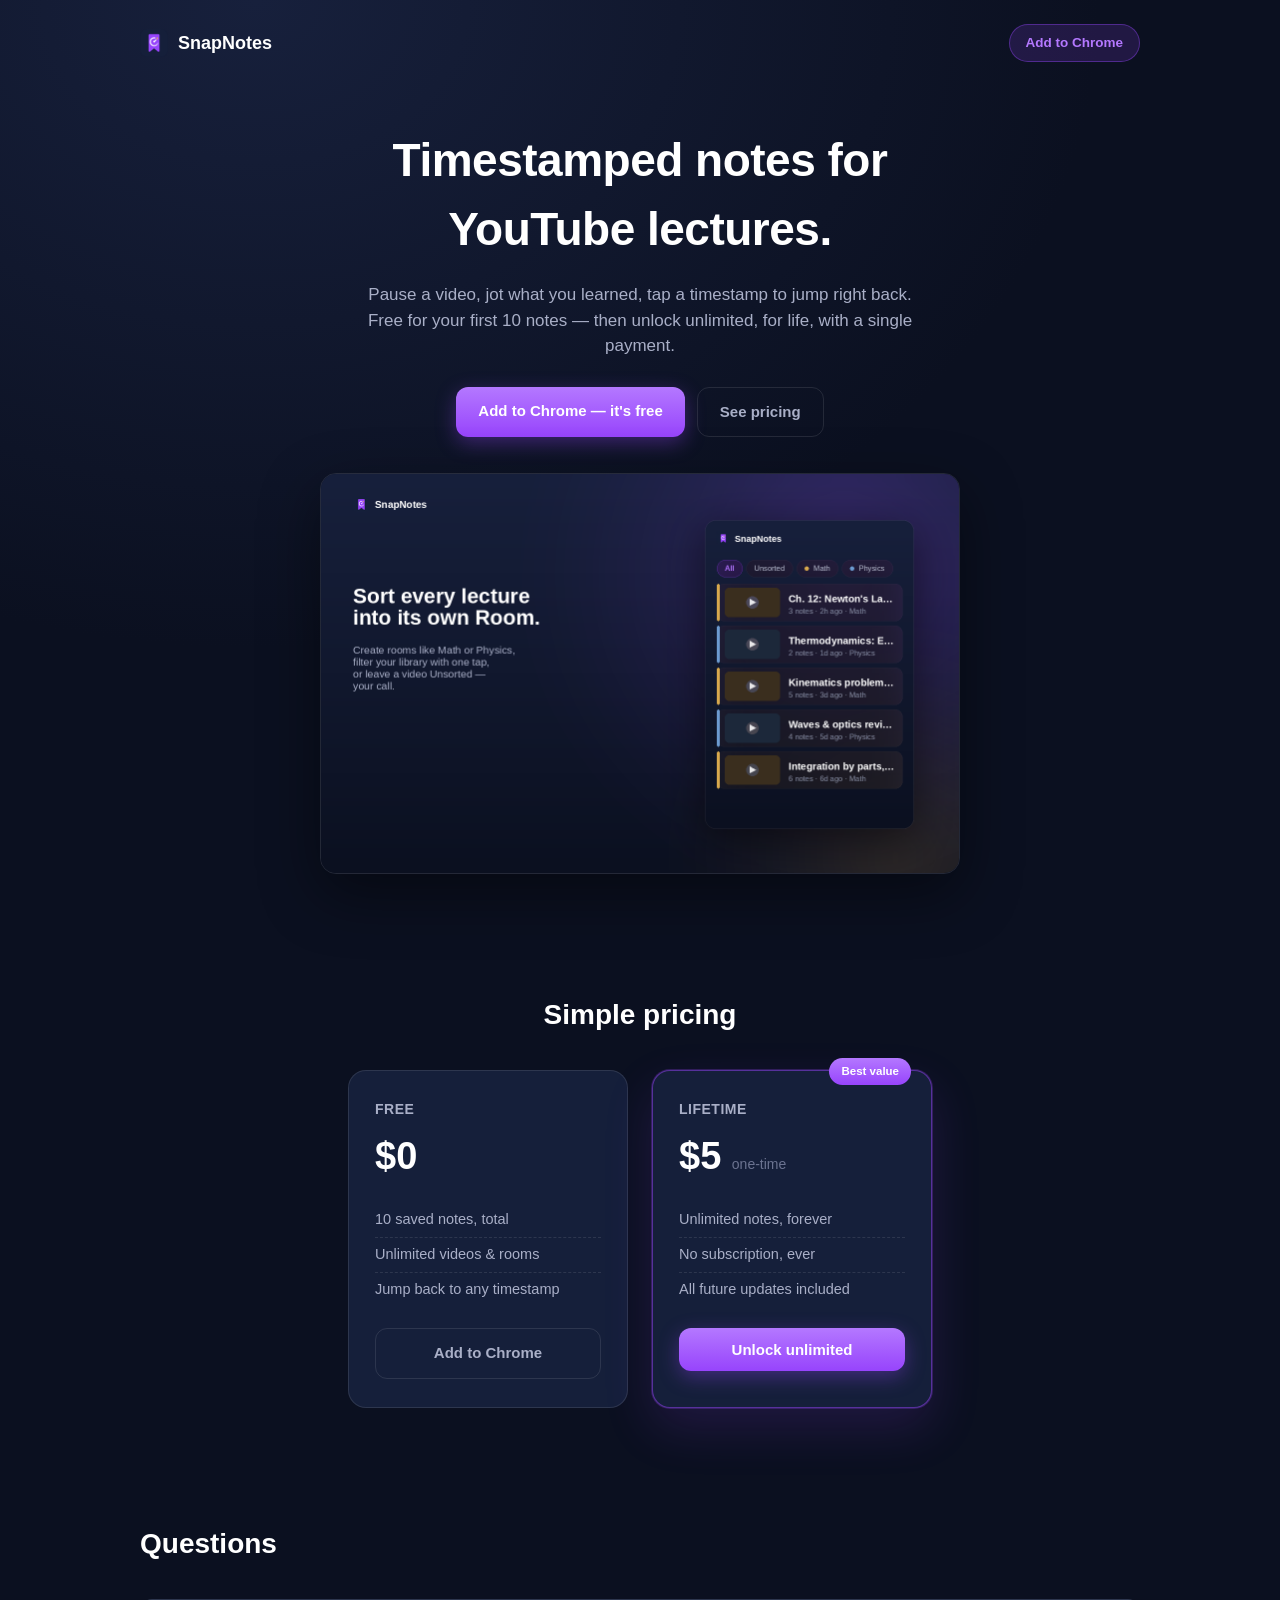
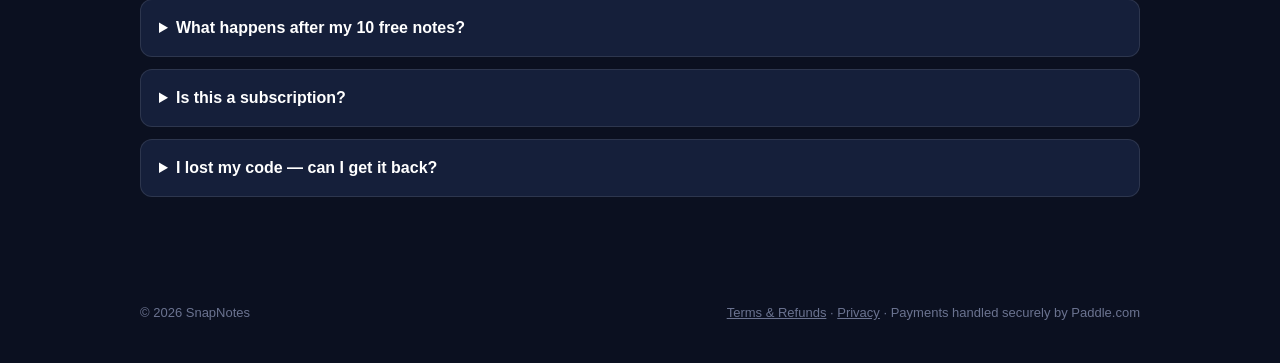
<file: index.html>
<!DOCTYPE html>
<html lang="en">
<head>
<meta charset="UTF-8" />
<meta name="viewport" content="width=device-width, initial-scale=1" />
<title>SnapNotes — Timestamped notes for YouTube lectures</title>
<link rel="stylesheet" href="style.css" />
<link rel="icon" href="icon128.png" />

<!-- Paddle.js v2 (Paddle Billing). Only ever load this from Paddle's own CDN. -->
<script src="https://cdn.paddle.com/paddle/v2/paddle.js"></script>
</head>
<body>

  <header class="nav">
    <div class="nav-brand">
      <img src="icon128.png" alt="" width="28" height="28" />
      <span>SnapNotes</span>
    </div>
    <a class="nav-cta" id="navInstallBtn" href="https://chromewebstore.google.com/detail/snapnotes/gcfomnhbcmnldkianajdcpobencehhhb" target="_blank" rel="noopener">Add to Chrome</a>
  </header>

  <main>
    <section class="hero">
      <h1>Timestamped notes for<br />YouTube lectures.</h1>
      <p class="hero-sub">Pause a video, jot what you learned, tap a timestamp to jump right back. Free for your first 10 notes — then unlock unlimited, for life, with a single payment.</p>
      <div class="hero-actions">
        <a class="btn-primary" href="https://chromewebstore.google.com/detail/snapnotes/gcfomnhbcmnldkianajdcpobencehhhb" target="_blank" rel="noopener">Add to Chrome — it's free</a>
        <a class="btn-ghost" href="#pricing">See pricing</a>
      </div>
      <img class="hero-shot" src="screenshot.png" alt="SnapNotes popup showing a note being saved" />
    </section>

    <section class="pricing" id="pricing">
      <h2>Simple pricing</h2>
      <div class="plans">
        <div class="plan">
          <div class="plan-name">Free</div>
          <div class="plan-price">$0</div>
          <ul class="plan-features">
            <li>10 saved notes, total</li>
            <li>Unlimited videos &amp; rooms</li>
            <li>Jump back to any timestamp</li>
          </ul>
          <a class="btn-ghost plan-btn" href="https://chromewebstore.google.com/detail/snapnotes/gcfomnhbcmnldkianajdcpobencehhhb" target="_blank" rel="noopener">Add to Chrome</a>
        </div>

        <div class="plan plan-highlight">
          <div class="plan-badge">Best value</div>
          <div class="plan-name">Lifetime</div>
          <div class="plan-price">$5 <span>one-time</span></div>
          <ul class="plan-features">
            <li>Unlimited notes, forever</li>
            <li>No subscription, ever</li>
            <li>All future updates included</li>
          </ul>
          <button class="btn-primary plan-btn" id="buyBtn">Unlock unlimited</button>
        </div>
      </div>

      <div class="success-panel" id="successPanel" hidden>
        <h3>You're all set 🎉</h3>
        <p>Copy this code, then open SnapNotes → tap the free-notes pill at the top → <strong>Already purchased? Enter your code</strong>.</p>
        <div class="key-box">
          <code id="licenseKeyText">SNAP-XXXX-XXXX-XXXX-X</code>
          <button class="btn-primary small" id="copyKeyBtn">Copy</button>
        </div>
        <p class="key-note">Save this somewhere safe — if you reinstall the extension or switch computers, you'll paste it in again to unlock unlimited notes.</p>
      </div>
    </section>

    <section class="faq">
      <h2>Questions</h2>
      <details>
        <summary>What happens after my 10 free notes?</summary>
        <p>SnapNotes keeps working — you can still browse, organize, and revisit everything you've already saved. You just won't be able to save <em>new</em> notes until you unlock unlimited.</p>
      </details>
      <details>
        <summary>Is this a subscription?</summary>
        <p>No. It's a single one-time payment for unlimited use, for life. No renewals, no recurring charges.</p>
      </details>
      <details>
        <summary>I lost my code — can I get it back?</summary>
        <p>Check your email for the Paddle receipt, or get in touch and we'll help you recover it.</p>
      </details>
    </section>
  </main>

  <footer class="footer">
    <span>© <span id="year"></span> SnapNotes</span>
    <span><a href="terms.html">Terms &amp; Refunds</a> · <a href="privacy.html">Privacy</a> · Payments handled securely by Paddle.com</span>
  </footer>

  <script>
    document.getElementById("year").textContent = new Date().getFullYear();

    // ---- Paddle setup -------------------------------------------------
    // Live credentials. To test in sandbox again later, you'd need to swap
    // these for sandbox client token + sandbox price ID, and add back:
    //   Paddle.Environment.set("sandbox");

    const PADDLE_CLIENT_TOKEN = "live_438b1172a6dd6b12e5c776a2bde";
    const PADDLE_PRICE_ID = "pri_01kynskd33xkr3k8nbch9mqhp9";

    // Your deployed snapnotes-api Vercel URL (no trailing slash), e.g.
    // "https://snapnotes-api.vercel.app"
    const SNAPNOTES_API_BASE = "https://snapnotes-api-neon.vercel.app";

    Paddle.Initialize({
      token: PADDLE_CLIENT_TOKEN,
      eventCallback: function (event) {
        if (event.name === "checkout.completed") {
          fetchLicenseKey(event.data.transaction_id);
        }
      },
    });

    document.getElementById("buyBtn").addEventListener("click", function () {
      Paddle.Checkout.open({
        items: [{ priceId: PADDLE_PRICE_ID, quantity: 1 }],
      });
    });

    async function fetchLicenseKey(transactionId, attempt = 1) {
      const panel = document.getElementById("successPanel");
      panel.hidden = false;
      panel.scrollIntoView({ behavior: "smooth", block: "center" });
      document.getElementById("licenseKeyText").textContent = "Verifying your payment\u2026";
      document.getElementById("copyKeyBtn").hidden = true;

      try {
        const res = await fetch(
          `${SNAPNOTES_API_BASE}/api/checkout-success?transaction_id=${encodeURIComponent(transactionId)}`
        );
        const body = await res.json();

        if (body.ok && body.key) {
          document.getElementById("licenseKeyText").textContent = body.key;
          document.getElementById("copyKeyBtn").hidden = false;
          return;
        }

        // The webhook can occasionally beat the API's own Paddle-side
        // verification by a second or two on a cold start — a couple of
        // quick retries covers that without the customer noticing.
        if (attempt < 4) {
          setTimeout(() => fetchLicenseKey(transactionId, attempt + 1), 1500);
          return;
        }

        document.getElementById("licenseKeyText").textContent =
          "Couldn't verify your payment automatically. Email us your receipt and we'll sort it out.";
      } catch (e) {
        if (attempt < 4) {
          setTimeout(() => fetchLicenseKey(transactionId, attempt + 1), 1500);
          return;
        }
        document.getElementById("licenseKeyText").textContent =
          "Couldn't reach our server. Email us your receipt and we'll sort it out.";
      }
    }

    document.getElementById("copyKeyBtn").addEventListener("click", function () {
      const text = document.getElementById("licenseKeyText").textContent;
      navigator.clipboard.writeText(text).then(function () {
        const btn = document.getElementById("copyKeyBtn");
        const original = btn.textContent;
        btn.textContent = "Copied!";
        setTimeout(function () {
          btn.textContent = original;
        }, 1500);
      });
    });
  </script>
</body>
</html>
</file>
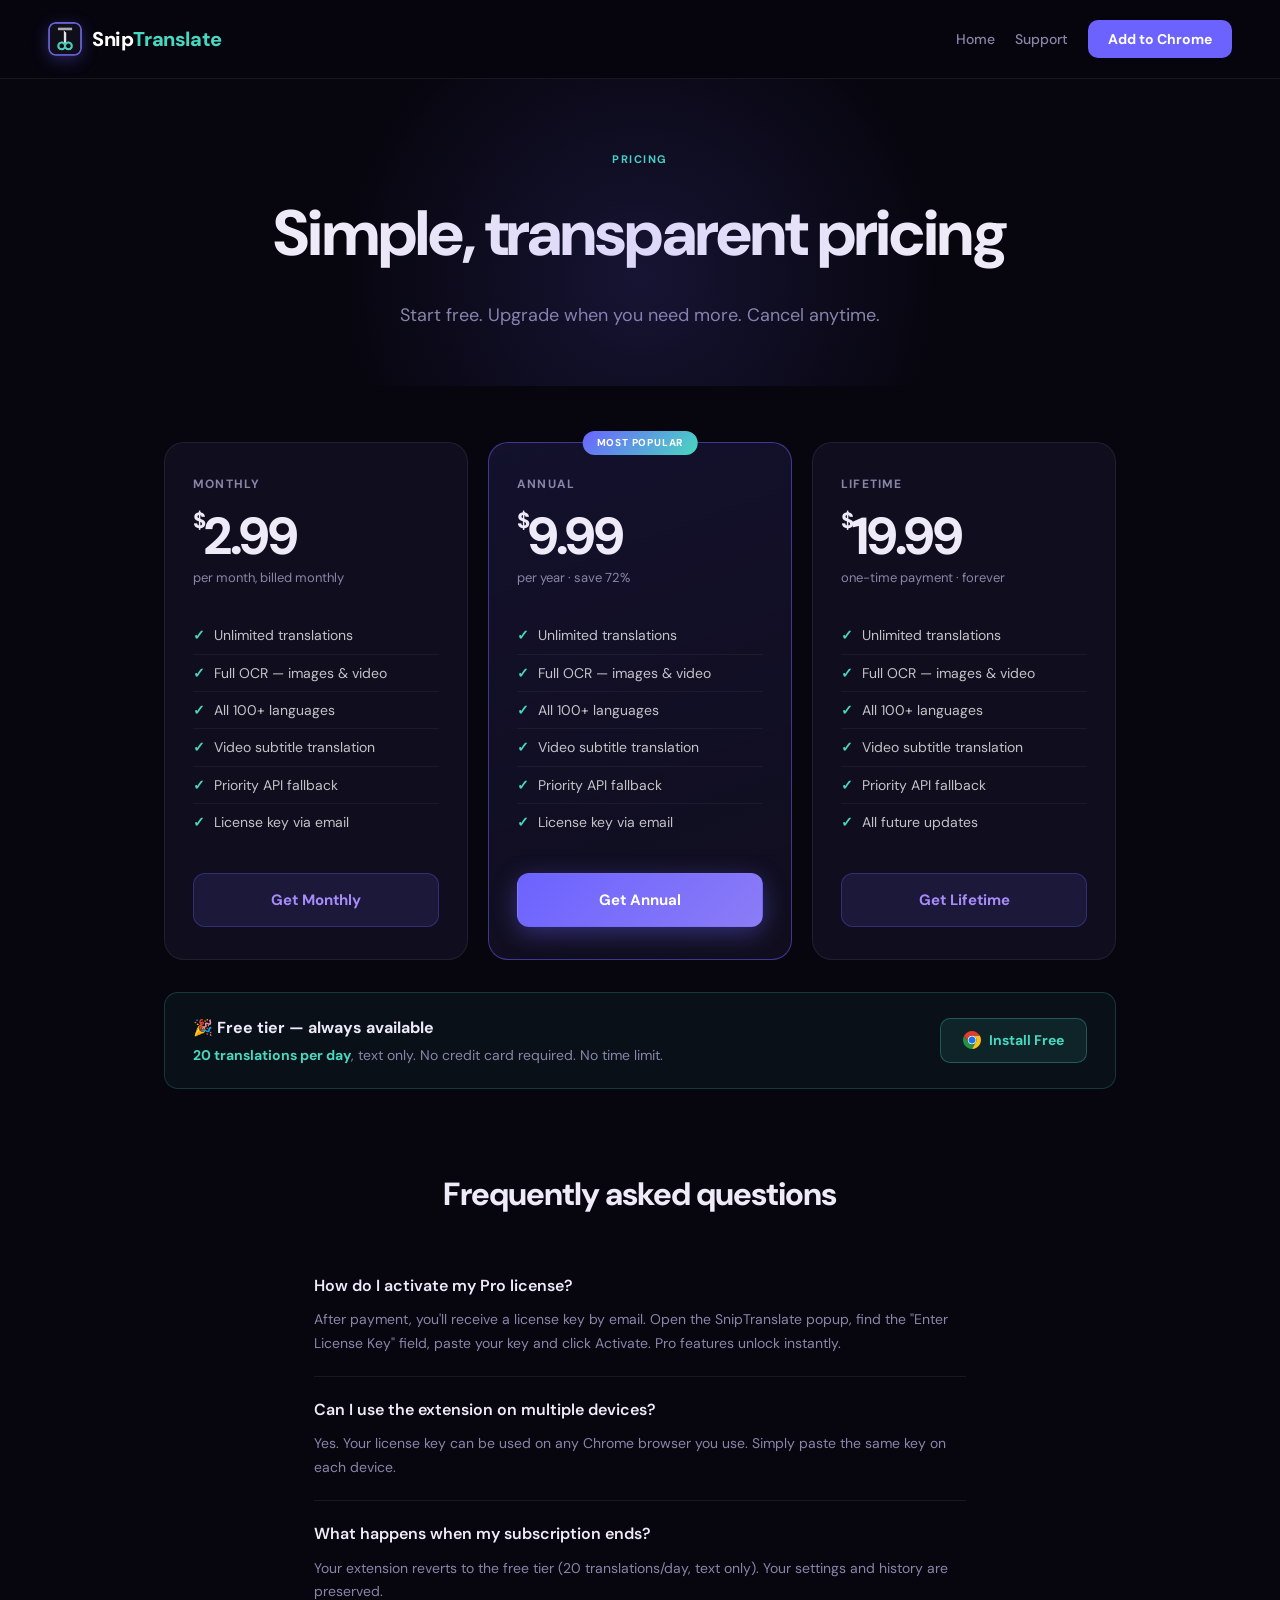
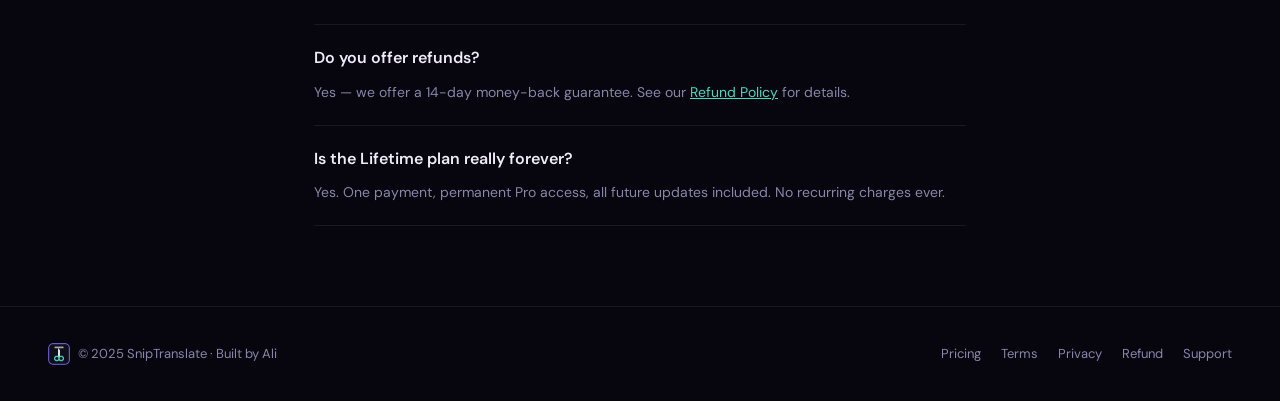
<file: pricing.html>
<!DOCTYPE html>
<html lang="en">
<head>
<meta charset="UTF-8"/>
<meta name="viewport" content="width=device-width, initial-scale=1.0"/>
<title>Pricing — SnipTranslate</title>
<link href="https://fonts.googleapis.com/css2?family=DM+Sans:wght@400;500;700;800&display=swap" rel="stylesheet">
<style>
:root{--bg:#07060f;--s:#100e1e;--a:#6c63ff;--a2:#8b7cf6;--t:#48d8bf;--tx:#eeeaf8;--m:#8885a8;--b:rgba(255,255,255,.07)}
*,*::before,*::after{box-sizing:border-box;margin:0;padding:0}
html{scroll-behavior:smooth}
body{background:var(--bg);color:var(--tx);font-family:"DM Sans",sans-serif;font-size:16px;line-height:1.6;overflow-x:hidden}
nav{display:flex;align-items:center;justify-content:space-between;padding:20px 48px;position:sticky;top:0;z-index:100;background:rgba(7,6,15,.88);backdrop-filter:blur(18px);border-bottom:1px solid var(--b)}
.nav-brand{display:flex;align-items:center;gap:10px;text-decoration:none}
.nav-logo{width:34px;height:34px;border-radius:8px;overflow:hidden;box-shadow:0 4px 16px rgba(108,99,255,.3)}
.nav-logo img{width:100%;height:100%;object-fit:cover}
.nav-name{font-size:20px;font-weight:800;color:#fff;letter-spacing:-.02em}
.nav-name em{font-style:normal;color:#48d8bf}
.nav-links{display:flex;align-items:center;gap:20px}
.nav-link{color:var(--m);text-decoration:none;font-size:14px;font-weight:500;transition:color .15s}
.nav-link:hover{color:var(--tx)}
.nav-cta{background:var(--a);color:#fff;padding:8px 20px;border-radius:10px;text-decoration:none;font-weight:700;font-size:14px;transition:all .2s}
.nav-cta:hover{background:var(--a2);transform:translateY(-1px)}
.hero{padding:72px 24px 56px;text-align:center;position:relative;overflow:hidden}
.hero::before{content:"";position:absolute;top:-100px;left:50%;transform:translateX(-50%);width:600px;height:600px;background:radial-gradient(circle,rgba(108,99,255,.15) 0%,transparent 70%);pointer-events:none}
.section-label{font-size:11px;font-weight:700;letter-spacing:.14em;text-transform:uppercase;color:var(--t);margin-bottom:14px}
.hero h1{font-size:clamp(36px,5vw,64px);font-weight:800;letter-spacing:-.03em;margin-bottom:16px}
.hero p{font-size:18px;color:var(--m);max-width:500px;margin:0 auto}
.plans-wrap{max-width:1000px;margin:0 auto;padding:0 24px 80px}
.plans{display:grid;grid-template-columns:repeat(auto-fit,minmax(240px,1fr));gap:20px;margin:56px 0 32px}
.plan{background:var(--s);border:1px solid var(--b);border-radius:20px;padding:32px 28px;position:relative;transition:all .25s}
.plan:hover{border-color:rgba(108,99,255,.35);transform:translateY(-4px);box-shadow:0 16px 48px rgba(108,99,255,.15)}
.plan.popular{border-color:rgba(108,99,255,.5);background:linear-gradient(160deg,rgba(108,99,255,.12),var(--s))}
.plan-badge{position:absolute;top:-12px;left:50%;transform:translateX(-50%);background:linear-gradient(135deg,#6c63ff,#48d8bf);color:#fff;font-size:10px;font-weight:800;letter-spacing:.08em;text-transform:uppercase;padding:4px 14px;border-radius:20px;white-space:nowrap}
.plan-name{font-size:12px;font-weight:700;letter-spacing:.1em;text-transform:uppercase;color:var(--m);margin-bottom:16px}
.plan-price{font-size:52px;font-weight:800;letter-spacing:-.04em;line-height:1;margin-bottom:6px}
.plan-price sup{font-size:22px;vertical-align:top;margin-top:10px}
.plan-period{font-size:13px;color:var(--m);margin-bottom:28px;min-height:20px}
.plan-features{list-style:none;margin-bottom:32px}
.plan-features li{font-size:14px;color:rgba(255,255,255,.75);padding:7px 0;display:flex;align-items:center;gap:9px;border-bottom:1px solid rgba(255,255,255,.05)}
.plan-features li:last-child{border-bottom:none}
.plan-features li::before{content:"✓";color:var(--t);font-weight:700;flex-shrink:0}
.plan-btn{display:block;width:100%;padding:14px;border-radius:12px;text-align:center;text-decoration:none;font-weight:700;font-size:15px;background:rgba(108,99,255,.12);border:1px solid rgba(108,99,255,.3);color:#a78bfa;transition:all .2s;cursor:pointer}
.plan.popular .plan-btn{background:linear-gradient(135deg,#6c63ff,#8b7cf6);border-color:transparent;color:#fff;box-shadow:0 6px 24px rgba(108,99,255,.4)}
.plan-btn:hover{opacity:.85;transform:translateY(-1px)}
.free-tier{padding:22px 28px;background:rgba(72,216,191,.05);border:1px solid rgba(72,216,191,.2);border-radius:14px;display:flex;align-items:center;justify-content:space-between;flex-wrap:wrap;gap:16px}
.free-tier-info h3{font-size:16px;font-weight:700;margin-bottom:4px}
.free-tier-info p{font-size:14px;color:var(--m)}
.free-tier-info strong{color:var(--t)}
.free-btn{padding:10px 22px;border-radius:10px;background:rgba(72,216,191,.1);border:1px solid rgba(72,216,191,.3);color:var(--t);text-decoration:none;font-weight:700;font-size:14px;transition:all .2s;white-space:nowrap}
.free-btn:hover{background:rgba(72,216,191,.18);transform:translateY(-1px)}
.faq{max-width:700px;margin:0 auto;padding:0 24px 80px}
.faq h2{font-size:32px;font-weight:800;letter-spacing:-.03em;margin-bottom:32px;text-align:center}
.faq-item{border-bottom:1px solid var(--b);padding:20px 0}
.faq-q{font-size:16px;font-weight:600;margin-bottom:10px}
.faq-a{font-size:14px;color:var(--m);line-height:1.7}
footer{padding:36px 48px;display:flex;align-items:center;justify-content:space-between;flex-wrap:wrap;gap:16px;border-top:1px solid var(--b);font-size:13px;color:var(--m)}
footer a{color:var(--m);text-decoration:none;transition:color .15s}
footer a:hover{color:var(--t)}
.footer-brand{display:flex;align-items:center;gap:8px}
.footer-logo{width:22px;height:22px;border-radius:5px;overflow:hidden}
.footer-logo img{width:100%;height:100%;object-fit:cover}
.footer-links{display:flex;gap:20px;flex-wrap:wrap}
@media(max-width:640px){nav{padding:14px 20px}.nav-links{gap:12px}.plans-wrap{padding:0 20px 60px}.faq{padding:0 20px 60px}footer{padding:24px 20px;flex-direction:column;text-align:center}.free-tier{flex-direction:column;text-align:center}}
</style>
</head>
<body>
<nav>
  <a href="/" class="nav-brand">
    <div class="nav-logo"><img src="[data-uri]" alt="SnipTranslate"></div>
    <div class="nav-name">Snip<em>Translate</em></div>
  </a>
  <div class="nav-links">
    <a href="/" class="nav-link">Home</a>
    <a href="mailto:aliamazn98@gmail.com" class="nav-link">Support</a>
    <a href="https://chrome.google.com/webstore" class="nav-cta" target="_blank">Add to Chrome</a>
  </div>
</nav>

<div class="hero">
  <div class="section-label">Pricing</div>
  <h1>Simple, transparent pricing</h1>
  <p>Start free. Upgrade when you need more. Cancel anytime.</p>
</div>

<div class="plans-wrap">
  <div class="plans">
    <div class="plan">
      <div class="plan-name">Monthly</div>
      <div class="plan-price"><sup>$</sup>2.99</div>
      <div class="plan-period">per month, billed monthly</div>
      <ul class="plan-features">
        <li>Unlimited translations</li>
        <li>Full OCR — images &amp; video</li>
        <li>All 100+ languages</li>
        <li>Video subtitle translation</li>
        <li>Priority API fallback</li>
        <li>License key via email</li>
      </ul>
      <a href="https://YOUR_PADDLE_MONTHLY_LINK" class="plan-btn" target="_blank">Get Monthly</a>
    </div>
    <div class="plan popular">
      <div class="plan-badge">Most Popular</div>
      <div class="plan-name">Annual</div>
      <div class="plan-price"><sup>$</sup>9.99</div>
      <div class="plan-period">per year · save 72%</div>
      <ul class="plan-features">
        <li>Unlimited translations</li>
        <li>Full OCR — images &amp; video</li>
        <li>All 100+ languages</li>
        <li>Video subtitle translation</li>
        <li>Priority API fallback</li>
        <li>License key via email</li>
      </ul>
      <a href="https://YOUR_PADDLE_ANNUAL_LINK" class="plan-btn" target="_blank">Get Annual</a>
    </div>
    <div class="plan">
      <div class="plan-name">Lifetime</div>
      <div class="plan-price"><sup>$</sup>19.99</div>
      <div class="plan-period">one-time payment · forever</div>
      <ul class="plan-features">
        <li>Unlimited translations</li>
        <li>Full OCR — images &amp; video</li>
        <li>All 100+ languages</li>
        <li>Video subtitle translation</li>
        <li>Priority API fallback</li>
        <li>All future updates</li>
      </ul>
      <a href="https://YOUR_PADDLE_LIFETIME_LINK" class="plan-btn" target="_blank">Get Lifetime</a>
    </div>
  </div>

  <div class="free-tier">
    <div class="free-tier-info">
      <h3>🎉 Free tier — always available</h3>
      <p><strong>20 translations per day</strong>, text only. No credit card required. No time limit.</p>
    </div>
    <a href="https://chrome.google.com/webstore" class="free-btn" target="_blank" style="display:flex;align-items:center;gap:8px"><svg width="18" height="18" viewBox="0 0 33 33" fill="none" xmlns="http://www.w3.org/2000/svg"><path d="M16.5003 24.7497C21.0569 24.7497 24.7507 21.0557 24.7507 16.4991C24.7507 11.9425 21.0569 8.24863 16.5003 8.24863C11.9437 8.24863 8.25 11.9425 8.25 16.4991C8.25 21.0557 11.9437 24.7497 16.5003 24.7497Z" fill="white"/><path d="M9.3552 20.6264L2.21126 8.25269C0.762724 10.7609 0 13.6061 0 16.5027C0 19.3992 0.762378 22.2445 2.21074 24.7527C3.6591 27.2609 5.74235 29.3438 8.25087 30.7914C10.7594 32.2391 13.605 33.001 16.5014 33.0001L23.6453 20.6264V20.6245C22.9218 21.8794 21.8805 22.9215 20.6263 23.6461C19.3721 24.3707 17.9493 24.7523 16.5009 24.7525C15.0524 24.7527 13.6295 24.3715 12.3751 23.6473C11.1207 22.923 10.0792 21.8813 9.3552 20.6267V20.6264Z" fill="#229342"/><path d="M23.6448 20.6258L16.501 32.9995C19.3974 33 22.2429 32.2376 24.7512 30.7896C27.2596 29.3416 29.3425 27.2585 30.7905 24.75C32.2384 22.2415 33.0005 19.396 33 16.4997C32.9995 13.6033 32.2364 10.758 30.7875 8.25H16.4998L16.4981 8.25122C17.9465 8.25053 19.3696 8.63123 20.6242 9.35503C21.8789 10.079 22.9207 11.1202 23.6451 12.3746C24.3696 13.6289 24.7509 15.0518 24.7509 16.5003C24.7509 17.9488 24.3694 19.3717 23.645 20.626L23.6448 20.6258Z" fill="#FBC116"/><path d="M16.5004 23.0326C20.1077 23.0326 23.0319 20.1083 23.0319 16.5008C23.0319 12.8934 20.1077 9.96927 16.5004 9.96927C12.893 9.96927 9.96878 12.8935 9.96878 16.5008C9.96878 20.1082 12.893 23.0326 16.5004 23.0326Z" fill="#1A73E8"/><path d="M16.5004 8.25052H30.7881C29.3402 5.742 27.2575 3.65876 24.7491 2.2104C22.2409 0.762132 19.3955 -0.00021984 16.4991 4.75538e-08C13.6028 0.000173276 10.7575 0.762903 8.24949 2.21161C5.7414 3.66024 3.65891 5.74367 2.21144 8.25242L9.35538 20.6261L9.35729 20.6272C8.63246 19.3731 8.25062 17.9503 8.25016 16.5018C8.24971 15.0534 8.63065 13.6303 9.35469 12.3758C10.0786 11.1213 11.1204 10.0795 12.3748 9.35537C13.6291 8.63127 15.0522 8.25 16.5007 8.25035L16.5004 8.25052Z" fill="#E33B2E"/></svg> Install Free</a>
  </div>
</div>

<div class="faq">
  <h2>Frequently asked questions</h2>
  <div class="faq-item">
    <div class="faq-q">How do I activate my Pro license?</div>
    <div class="faq-a">After payment, you'll receive a license key by email. Open the SnipTranslate popup, find the "Enter License Key" field, paste your key and click Activate. Pro features unlock instantly.</div>
  </div>
  <div class="faq-item">
    <div class="faq-q">Can I use the extension on multiple devices?</div>
    <div class="faq-a">Yes. Your license key can be used on any Chrome browser you use. Simply paste the same key on each device.</div>
  </div>
  <div class="faq-item">
    <div class="faq-q">What happens when my subscription ends?</div>
    <div class="faq-a">Your extension reverts to the free tier (20 translations/day, text only). Your settings and history are preserved.</div>
  </div>
  <div class="faq-item">
    <div class="faq-q">Do you offer refunds?</div>
    <div class="faq-a">Yes — we offer a 14-day money-back guarantee. See our <a href="/refund.html" style="color:var(--t)">Refund Policy</a> for details.</div>
  </div>
  <div class="faq-item">
    <div class="faq-q">Is the Lifetime plan really forever?</div>
    <div class="faq-a">Yes. One payment, permanent Pro access, all future updates included. No recurring charges ever.</div>
  </div>
</div>

<footer>
  <div class="footer-brand">
    <div class="footer-logo"><img src="[data-uri]" alt=""></div>
    <span>© 2025 SnipTranslate · Built by Ali</span>
  </div>
  <div class="footer-links">
    <a href="/pricing.html">Pricing</a>
    <a href="/terms.html">Terms</a>
    <a href="/privacy.html">Privacy</a>
    <a href="/refund.html">Refund</a>
    <a href="mailto:aliamazn98@gmail.com">Support</a>
  </div>
</footer>
</body>
</html>
</file>
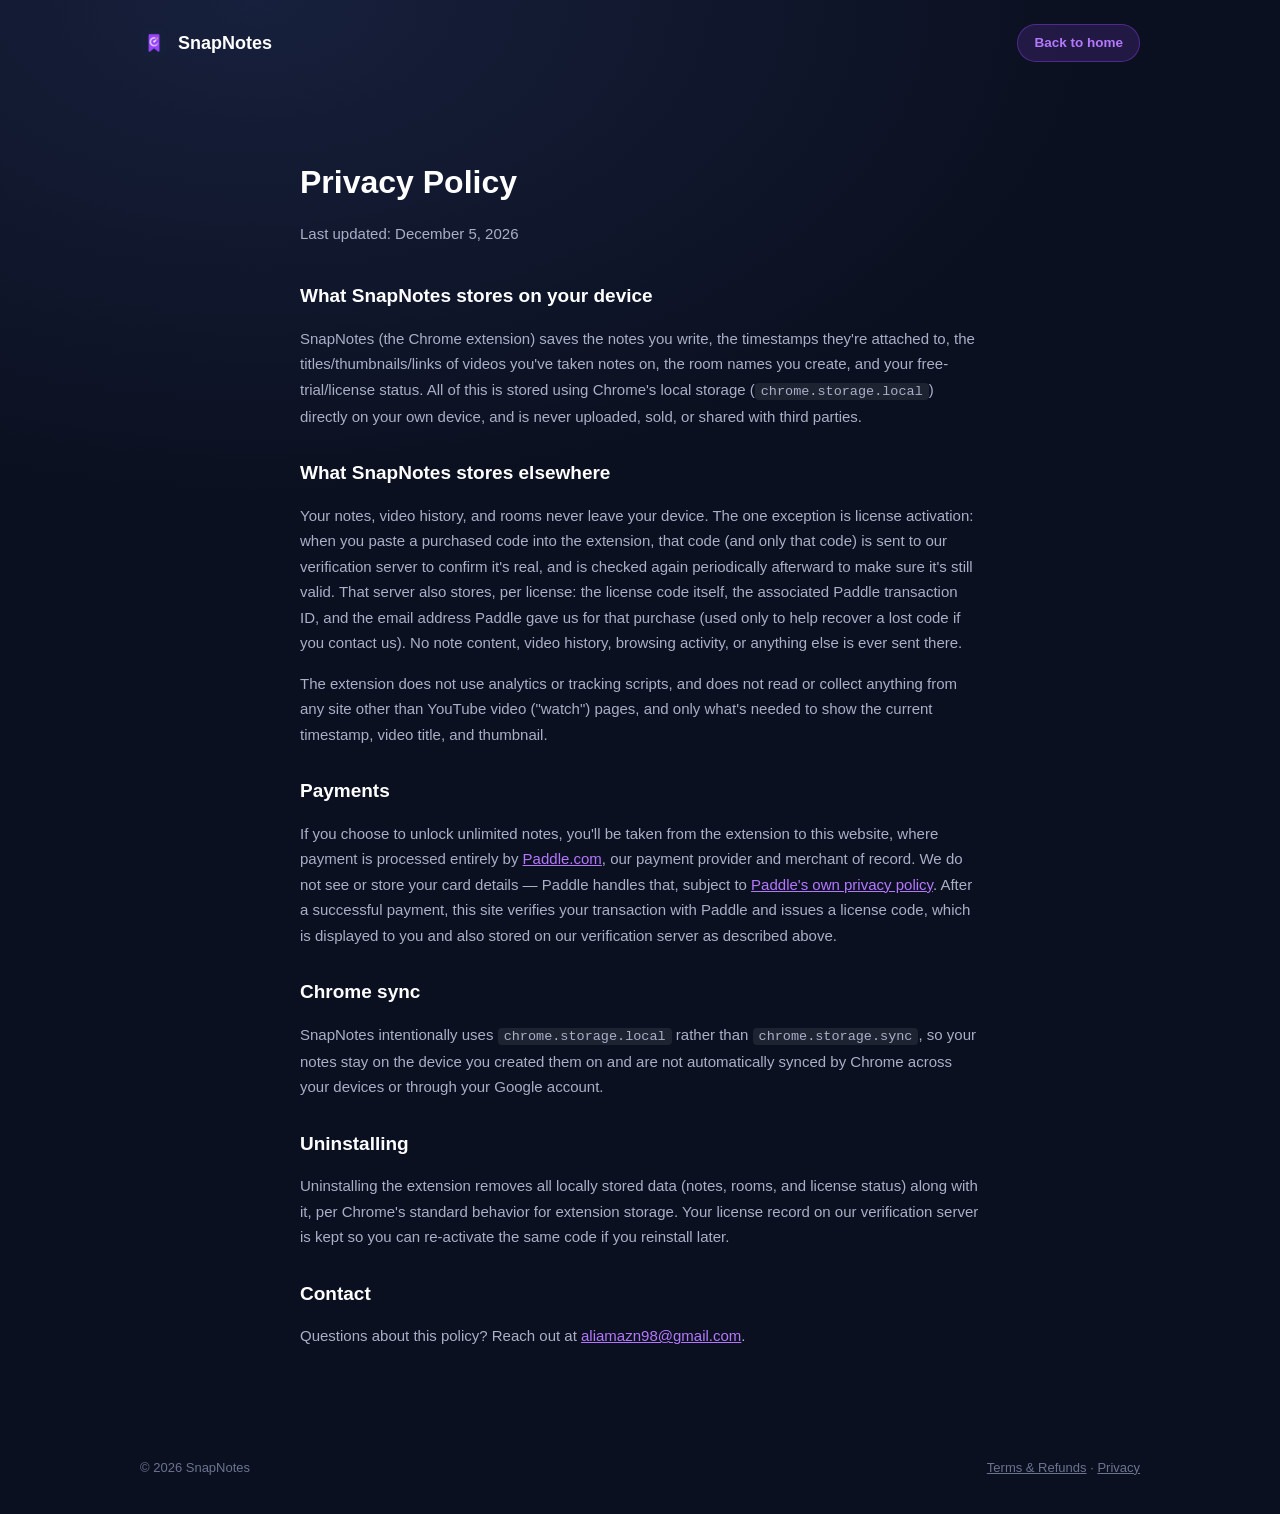
<file: privacy.html>
<!DOCTYPE html>
<html lang="en">
<head>
<meta charset="UTF-8" />
<meta name="viewport" content="width=device-width, initial-scale=1" />
<title>Privacy Policy — SnapNotes</title>
<link rel="stylesheet" href="style.css" />
<link rel="icon" href="icon128.png" />
</head>
<body>
  <header class="nav">
    <div class="nav-brand">
      <img src="icon128.png" alt="" width="28" height="28" />
      <span>SnapNotes</span>
    </div>
    <a class="nav-cta" href="index.html">Back to home</a>
  </header>
  <main class="legal">
    <h1>Privacy Policy</h1>
    <p class="legal-updated">Last updated: <span id="lastUpdated"></span></p>
    <h2>What SnapNotes stores on your device</h2>
    <p>SnapNotes (the Chrome extension) saves the notes you write, the timestamps they're
    attached to, the titles/thumbnails/links of videos you've taken notes on, the room
    names you create, and your free-trial/license status. All of this is stored using
    Chrome's local storage (<code>chrome.storage.local</code>) directly on your own device,
    and is never uploaded, sold, or shared with third parties.</p>
    <h2>What SnapNotes stores elsewhere</h2>
    <p>Your notes, video history, and rooms never leave your device. The one exception is
    license activation: when you paste a purchased code into the extension, that code
    (and only that code) is sent to our verification server to confirm it's real, and is
    checked again periodically afterward to make sure it's still valid. That server also
    stores, per license: the license code itself, the associated Paddle transaction ID,
    and the email address Paddle gave us for that purchase (used only to help recover a
    lost code if you contact us). No note content, video history, browsing activity, or
    anything else is ever sent there.</p>
    <p>The extension does not use analytics or tracking scripts, and does not read or
    collect anything from any site other than YouTube video ("watch") pages, and only
    what's needed to show the current timestamp, video title, and thumbnail.</p>
    <h2>Payments</h2>
    <p>If you choose to unlock unlimited notes, you'll be taken from the extension to
    this website, where payment is processed entirely by
    <a href="https://www.paddle.com" target="_blank" rel="noopener">Paddle.com</a>,
    our payment provider and merchant of record. We do not see or store your card
    details — Paddle handles that, subject to
    <a href="https://www.paddle.com/legal/privacy" target="_blank" rel="noopener">Paddle's own privacy policy</a>.
    After a successful payment, this site verifies your transaction with Paddle and
    issues a license code, which is displayed to you and also stored on our verification
    server as described above.</p>
    <h2>Chrome sync</h2>
    <p>SnapNotes intentionally uses <code>chrome.storage.local</code> rather than
    <code>chrome.storage.sync</code>, so your notes stay on the device you created them
    on and are not automatically synced by Chrome across your devices or through your
    Google account.</p>
    <h2>Uninstalling</h2>
    <p>Uninstalling the extension removes all locally stored data (notes, rooms, and
    license status) along with it, per Chrome's standard behavior for extension storage.
    Your license record on our verification server is kept so you can re-activate the
    same code if you reinstall later.</p>
    <h2>Contact</h2>
    <p>Questions about this policy? Reach out at
    <a href="mailto:aliamazn98@gmail.com">aliamazn98@gmail.com</a>.</p>
  </main>
  <footer class="footer">
    <span>© <span id="year"></span> SnapNotes</span>
    <span><a href="terms.html">Terms &amp; Refunds</a> · <a href="privacy.html">Privacy</a></span>
  </footer>
  <script>
    document.getElementById("year").textContent = new Date().getFullYear();
    document.getElementById("lastUpdated").textContent = new Date().toLocaleDateString(undefined, { year: "numeric", month: "long", day: "numeric" });
  </script>
</body>
</html>
</file>
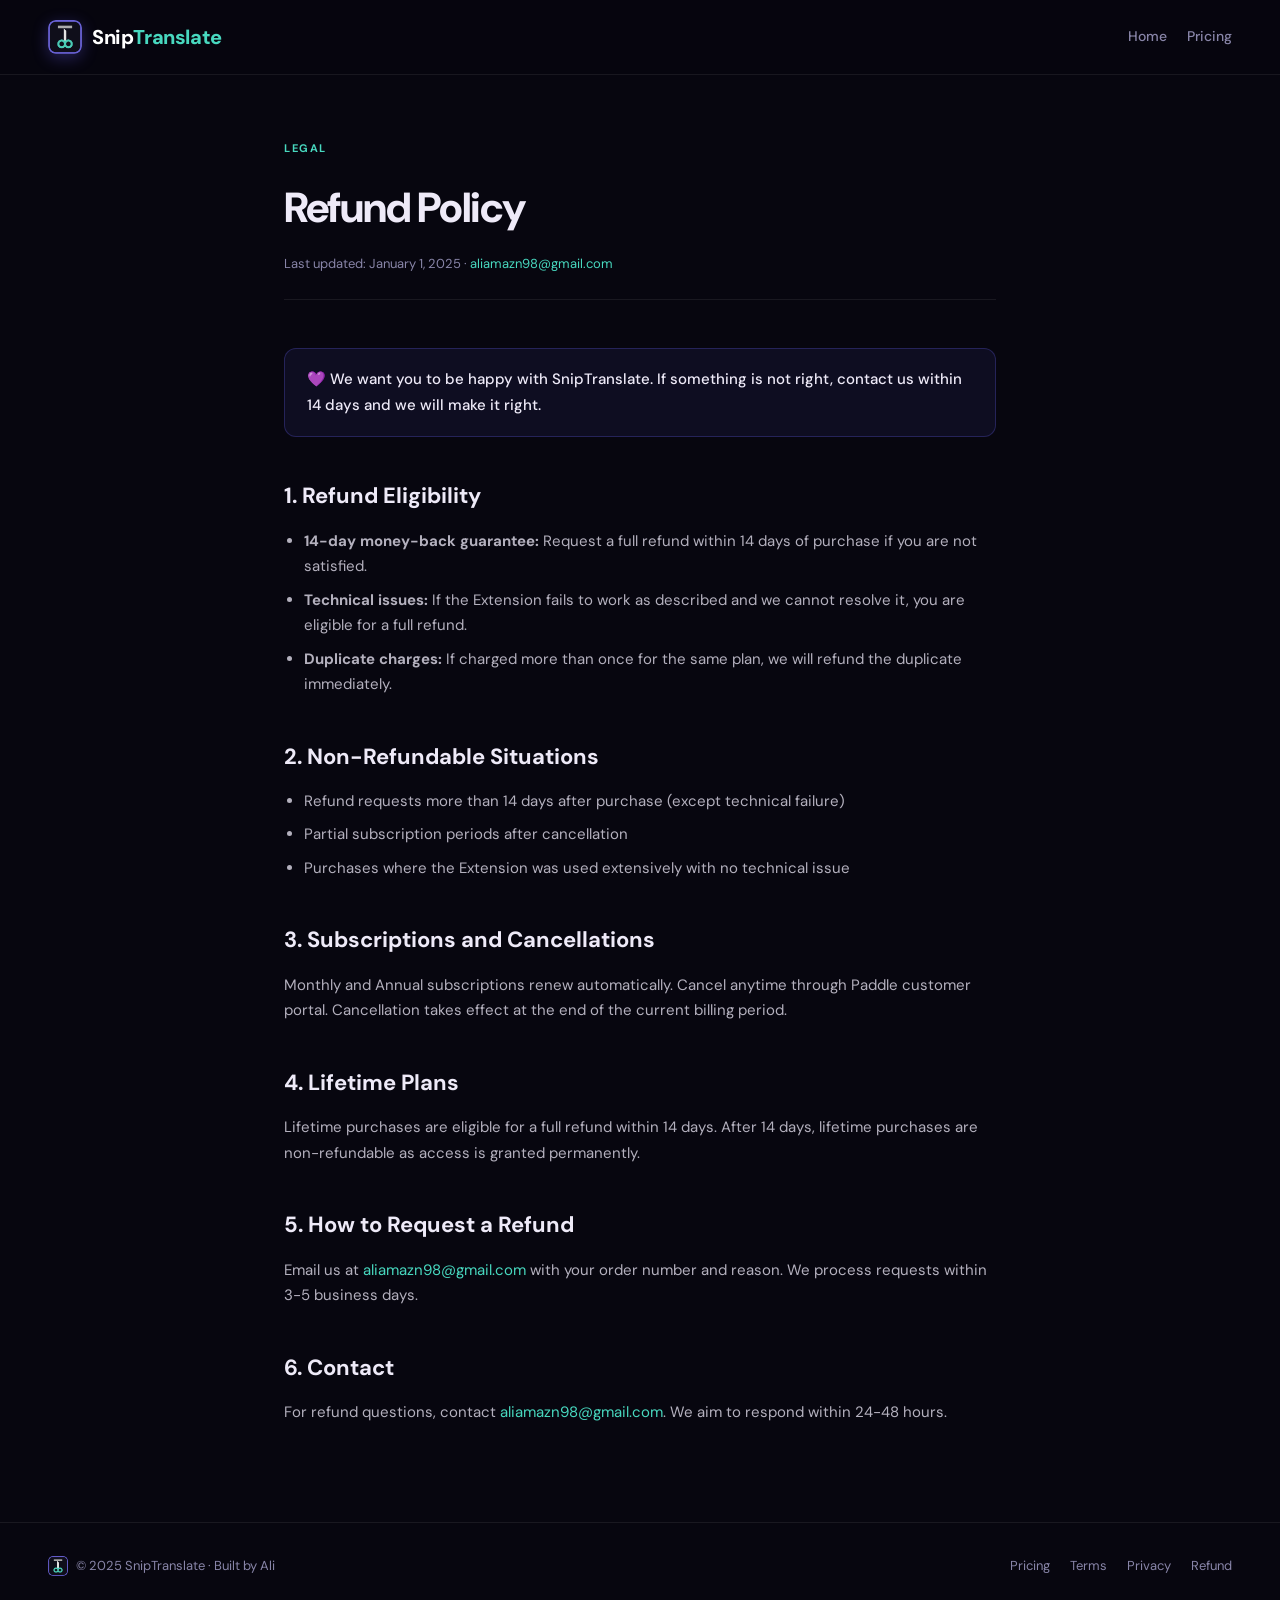
<file: refund.html>
<!DOCTYPE html>
<html lang="en">
<head>
<meta charset="UTF-8"/>
<meta name="viewport" content="width=device-width, initial-scale=1.0"/>
<title>Refund Policy — SnipTranslate</title>
<link href="https://fonts.googleapis.com/css2?family=DM+Sans:wght@400;500;700;800&display=swap" rel="stylesheet">
<style>
:root{--bg:#07060f;--s:#100e1e;--a:#6c63ff;--t:#48d8bf;--tx:#eeeaf8;--m:#8885a8;--b:rgba(255,255,255,.07)}
*,*::before,*::after{box-sizing:border-box;margin:0;padding:0}
body{background:var(--bg);color:var(--tx);font-family:"DM Sans",sans-serif;font-size:16px;line-height:1.7;overflow-x:hidden}
nav{display:flex;align-items:center;justify-content:space-between;padding:20px 48px;background:rgba(7,6,15,.88);backdrop-filter:blur(18px);border-bottom:1px solid var(--b)}
.nav-brand{display:flex;align-items:center;gap:10px;text-decoration:none}
.nav-logo{width:34px;height:34px;border-radius:8px;overflow:hidden;box-shadow:0 4px 16px rgba(108,99,255,.3)}
.nav-logo img{width:100%;height:100%;object-fit:cover}
.nav-name{font-size:20px;font-weight:800;color:#fff;letter-spacing:-.02em}
.nav-name em{font-style:normal;color:#48d8bf}
.nav-links{display:flex;align-items:center;gap:20px}
.nav-link{color:var(--m);text-decoration:none;font-size:14px;font-weight:500;transition:color .15s}
.nav-link:hover{color:var(--tx)}
.container{max-width:760px;margin:0 auto;padding:64px 24px 80px}
.page-label{font-size:11px;font-weight:700;letter-spacing:.14em;text-transform:uppercase;color:var(--t);margin-bottom:14px}
h1{font-size:42px;font-weight:800;letter-spacing:-.03em;margin-bottom:10px}
.meta{font-size:13px;color:var(--m);margin-bottom:48px;padding-bottom:24px;border-bottom:1px solid var(--b)}
h2{font-size:22px;font-weight:700;margin:40px 0 14px;color:var(--tx)}
p{color:rgba(238,234,248,.75);margin-bottom:16px;font-size:15px}
ul{color:rgba(238,234,248,.75);margin:0 0 16px 20px;font-size:15px}
ul li{margin-bottom:8px}
a{color:var(--t);text-decoration:none}
a:hover{text-decoration:underline}
footer{padding:32px 48px;border-top:1px solid var(--b);font-size:13px;color:var(--m);display:flex;justify-content:space-between;flex-wrap:wrap;gap:12px}
footer a{color:var(--m);text-decoration:none}
footer a:hover{color:var(--t)}
.footer-brand{display:flex;align-items:center;gap:8px}
.footer-logo{width:20px;height:20px;border-radius:5px;overflow:hidden}
.footer-logo img{width:100%;height:100%;object-fit:cover}
.footer-links{display:flex;gap:20px}
.highlight{background:rgba(108,99,255,.08);border:1px solid rgba(108,99,255,.25);border-radius:12px;padding:18px 22px;margin-bottom:28px}.highlight p{margin:0;color:var(--tx);font-weight:500}
@media(max-width:640px){nav{padding:14px 20px}.nav-links{gap:12px}footer{padding:24px 20px;flex-direction:column}}
</style>
</head>
<body>
<nav>
  <a href="/" class="nav-brand">
    <div class="nav-logo"><img src="[data-uri]" alt="SnipTranslate"></div>
    <div class="nav-name">Snip<em>Translate</em></div>
  </a>
  <div class="nav-links">
    <a href="/" class="nav-link">Home</a>
    <a href="/pricing.html" class="nav-link">Pricing</a>
  </div>
</nav>
<div class="container">
  <div class="page-label">Legal</div>
  <h1>Refund Policy</h1>
  <div class="meta">Last updated: January 1, 2025 · <a href="mailto:aliamazn98@gmail.com">aliamazn98@gmail.com</a></div>
  <div class="highlight"><p>💜 We want you to be happy with SnipTranslate. If something is not right, contact us within 14 days and we will make it right.</p></div>
<h2>1. Refund Eligibility</h2><ul><li><strong>14-day money-back guarantee:</strong> Request a full refund within 14 days of purchase if you are not satisfied.</li><li><strong>Technical issues:</strong> If the Extension fails to work as described and we cannot resolve it, you are eligible for a full refund.</li><li><strong>Duplicate charges:</strong> If charged more than once for the same plan, we will refund the duplicate immediately.</li></ul>
<h2>2. Non-Refundable Situations</h2><ul><li>Refund requests more than 14 days after purchase (except technical failure)</li><li>Partial subscription periods after cancellation</li><li>Purchases where the Extension was used extensively with no technical issue</li></ul>
<h2>3. Subscriptions and Cancellations</h2><p>Monthly and Annual subscriptions renew automatically. Cancel anytime through Paddle customer portal. Cancellation takes effect at the end of the current billing period.</p>
<h2>4. Lifetime Plans</h2><p>Lifetime purchases are eligible for a full refund within 14 days. After 14 days, lifetime purchases are non-refundable as access is granted permanently.</p>
<h2>5. How to Request a Refund</h2><p>Email us at <a href="mailto:aliamazn98@gmail.com">aliamazn98@gmail.com</a> with your order number and reason. We process requests within 3-5 business days.</p>
<h2>6. Contact</h2><p>For refund questions, contact <a href="mailto:aliamazn98@gmail.com">aliamazn98@gmail.com</a>. We aim to respond within 24-48 hours.</p>
</div>
<footer>
  <div class="footer-brand">
    <div class="footer-logo"><img src="[data-uri]" alt=""></div>
    <span>© 2025 SnipTranslate · Built by Ali</span>
  </div>
  <div class="footer-links">
    <a href="/pricing.html">Pricing</a>
    <a href="/terms.html">Terms</a>
    <a href="/privacy.html">Privacy</a>
    <a href="/refund.html">Refund</a>
  </div>
</footer>
</body>
</html>
</file>
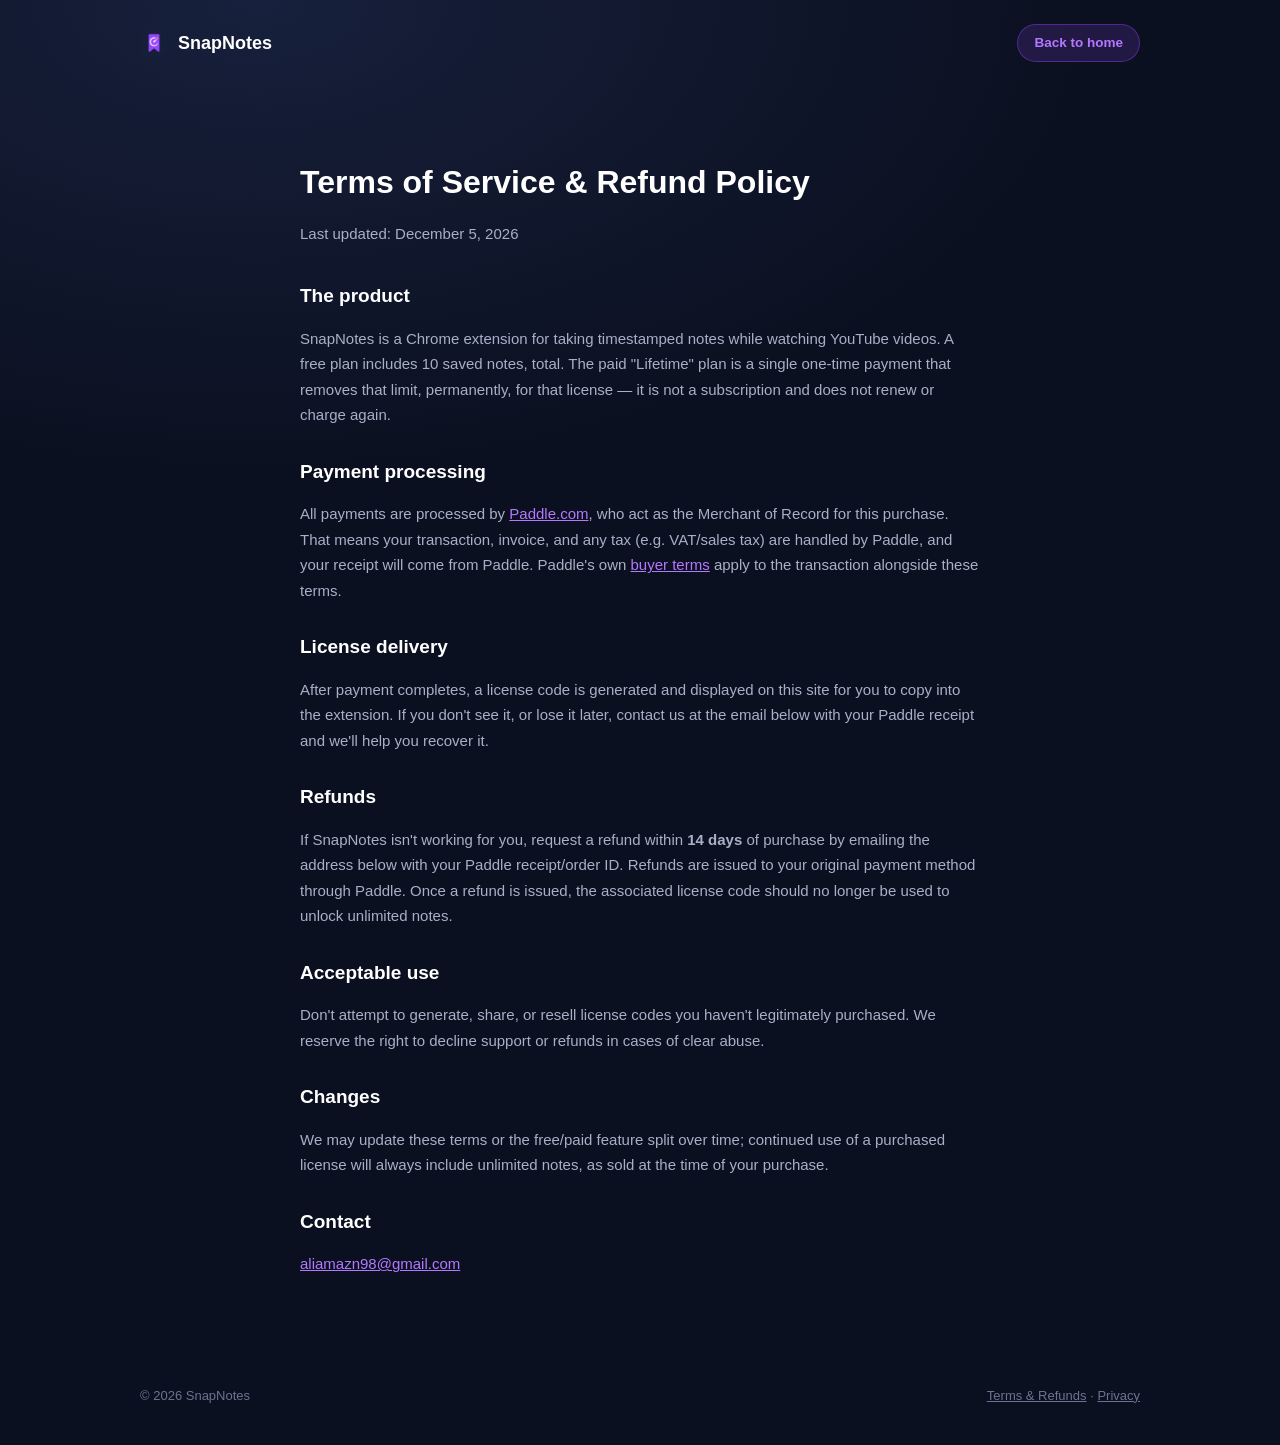
<file: terms.html>
<!DOCTYPE html>
<html lang="en">
<head>
<meta charset="UTF-8" />
<meta name="viewport" content="width=device-width, initial-scale=1" />
<title>Terms &amp; Refunds — SnapNotes</title>
<link rel="stylesheet" href="style.css" />
<link rel="icon" href="icon128.png" />
</head>
<body>
  <header class="nav">
    <div class="nav-brand">
      <img src="icon128.png" alt="" width="28" height="28" />
      <span>SnapNotes</span>
    </div>
    <a class="nav-cta" href="index.html">Back to home</a>
  </header>

  <main class="legal">
    <h1>Terms of Service &amp; Refund Policy</h1>
    <p class="legal-updated">Last updated: <span id="lastUpdated"></span></p>

    <h2>The product</h2>
    <p>SnapNotes is a Chrome extension for taking timestamped notes while watching
    YouTube videos. A free plan includes 10 saved notes, total. The paid "Lifetime"
    plan is a single one-time payment that removes that limit, permanently, for that
    license — it is not a subscription and does not renew or charge again.</p>

    <h2>Payment processing</h2>
    <p>All payments are processed by <a href="https://www.paddle.com" target="_blank" rel="noopener">Paddle.com</a>,
    who act as the Merchant of Record for this purchase. That means your transaction,
    invoice, and any tax (e.g. VAT/sales tax) are handled by Paddle, and your receipt
    will come from Paddle. Paddle's own
    <a href="https://www.paddle.com/legal/checkout-buyer-terms" target="_blank" rel="noopener">buyer terms</a>
    apply to the transaction alongside these terms.</p>

    <h2>License delivery</h2>
    <p>After payment completes, a license code is generated and displayed on this site
    for you to copy into the extension. If you don't see it, or lose it later, contact
    us at the email below with your Paddle receipt and we'll help you recover it.</p>

    <h2>Refunds</h2>
    <p>If SnapNotes isn't working for you, request a refund within
    <strong>14 days</strong> of purchase by emailing the address below with your Paddle
    receipt/order ID. Refunds are issued to your original payment method through
    Paddle. Once a refund is issued, the associated license code should no longer be
    used to unlock unlimited notes.</p>

    <h2>Acceptable use</h2>
    <p>Don't attempt to generate, share, or resell license codes you haven't legitimately
    purchased. We reserve the right to decline support or refunds in cases of clear
    abuse.</p>

    <h2>Changes</h2>
    <p>We may update these terms or the free/paid feature split over time; continued use
    of a purchased license will always include unlimited notes, as sold at the time of
    your purchase.</p>

    <h2>Contact</h2>
    <p>
      <a href="mailto:aliamazn98@gmail.com">aliamazn98@gmail.com</a>
    </p>
  </main>

  <footer class="footer">
    <span>© <span id="year"></span> SnapNotes</span>
    <span><a href="terms.html">Terms &amp; Refunds</a> · <a href="privacy.html">Privacy</a></span>
  </footer>

  <script>
    document.getElementById("year").textContent = new Date().getFullYear();
    document.getElementById("lastUpdated").textContent = new Date().toLocaleDateString(undefined, { year: "numeric", month: "long", day: "numeric" });
  </script>
</body>
</html>
</file>
<file: style.css>
:root {
  --bg-0: #0b1020;
  --bg-1: #151f3a;
  --bg-2: #1c2947;
  --border: rgba(255, 255, 255, 0.1);
  --text-hi: #ffffff;
  --text-mid: #a9afc7;
  --text-dim: #6b7390;
  --accent: #9744fc;
  --accent-hi: #b478ff;
  --accent-soft: rgba(151, 68, 252, 0.16);
  --amber: #febf44;
  --success: #5fbe8a;
}

* { box-sizing: border-box; }

body {
  margin: 0;
  background: radial-gradient(120% 60% at 20% 0%, #17203c 0%, var(--bg-0) 55%);
  color: var(--text-hi);
  font-family: -apple-system, BlinkMacSystemFont, "Segoe UI", Roboto, Arial, sans-serif;
  line-height: 1.5;
}

a { color: inherit; }

.nav {
  display: flex;
  align-items: center;
  justify-content: space-between;
  max-width: 1040px;
  margin: 0 auto;
  padding: 24px 20px;
}

.nav-brand {
  display: flex;
  align-items: center;
  gap: 10px;
  font-weight: 700;
  font-size: 18px;
}

.nav-brand img { border-radius: 6px; }

.nav-cta {
  background: var(--accent-soft);
  border: 1px solid rgba(151, 68, 252, 0.4);
  color: var(--accent-hi);
  padding: 8px 16px;
  border-radius: 999px;
  font-size: 13.5px;
  font-weight: 600;
  text-decoration: none;
}

.nav-cta:hover { background: rgba(151, 68, 252, 0.26); }

main { max-width: 1040px; margin: 0 auto; padding: 0 20px; }

.hero { text-align: center; padding: 40px 0 20px; }

.hero h1 {
  font-size: 46px;
  font-weight: 800;
  letter-spacing: -0.5px;
  margin: 0 0 18px;
}

.hero-sub {
  max-width: 560px;
  margin: 0 auto 28px;
  color: var(--text-mid);
  font-size: 17px;
}

.hero-actions {
  display: flex;
  justify-content: center;
  gap: 12px;
  margin-bottom: 36px;
}

.btn-primary {
  display: inline-block;
  background: linear-gradient(180deg, var(--accent-hi), var(--accent));
  color: #ffffff;
  border: none;
  padding: 13px 22px;
  border-radius: 12px;
  font-weight: 700;
  font-size: 15px;
  text-decoration: none;
  cursor: pointer;
  box-shadow: 0 6px 20px rgba(151, 68, 252, 0.35);
}

.btn-primary:hover { filter: brightness(1.06); }

.btn-primary.small { padding: 8px 14px; font-size: 13px; border-radius: 9px; box-shadow: none; }

.btn-ghost {
  display: inline-block;
  background: transparent;
  border: 1px solid var(--border);
  color: var(--text-mid);
  padding: 13px 22px;
  border-radius: 12px;
  font-weight: 600;
  font-size: 15px;
  text-decoration: none;
}

.btn-ghost:hover { color: var(--text-hi); border-color: rgba(255, 255, 255, 0.25); }

.hero-shot {
  width: 100%;
  max-width: 640px;
  border-radius: 16px;
  border: 1px solid var(--border);
  box-shadow: 0 20px 60px rgba(0, 0, 0, 0.45);
}

.pricing { padding: 70px 0 40px; text-align: center; }

.pricing h2, .faq h2 {
  font-size: 28px;
  margin-bottom: 34px;
}

.plans {
  display: flex;
  gap: 24px;
  justify-content: center;
  flex-wrap: wrap;
  margin-bottom: 32px;
}

.plan {
  background: var(--bg-1);
  border: 1px solid var(--border);
  border-radius: 18px;
  padding: 28px 26px;
  width: 280px;
  text-align: left;
  position: relative;
}

.plan-highlight {
  border-color: rgba(151, 68, 252, 0.5);
  box-shadow: 0 0 0 1px rgba(151, 68, 252, 0.25), 0 20px 50px rgba(151, 68, 252, 0.15);
}

.plan-badge {
  position: absolute;
  top: -13px;
  right: 20px;
  background: linear-gradient(180deg, var(--accent-hi), var(--accent));
  color: #fff;
  font-size: 11.5px;
  font-weight: 700;
  padding: 5px 12px;
  border-radius: 999px;
}

.plan-name { font-size: 14px; color: var(--text-mid); font-weight: 600; text-transform: uppercase; letter-spacing: 0.5px; }

.plan-price { font-size: 38px; font-weight: 800; margin: 8px 0 18px; }

.plan-price span { font-size: 14px; color: var(--text-dim); font-weight: 500; }

.plan-features { list-style: none; padding: 0; margin: 0 0 22px; color: var(--text-mid); font-size: 14.5px; }

.plan-features li { padding: 6px 0; border-bottom: 1px dashed var(--border); }

.plan-features li:last-child { border-bottom: none; }

.plan-btn { width: 100%; text-align: center; }

.success-panel {
  max-width: 480px;
  margin: 0 auto;
  background: var(--bg-1);
  border: 1px solid rgba(95, 190, 138, 0.4);
  border-radius: 16px;
  padding: 24px;
  text-align: left;
}

.success-panel h3 { margin-top: 0; }

.key-box {
  display: flex;
  align-items: center;
  gap: 10px;
  background: rgba(255, 255, 255, 0.05);
  border: 1px solid var(--border);
  border-radius: 10px;
  padding: 12px 14px;
  margin: 14px 0;
}

.key-box code {
  flex: 1;
  font-family: "SFMono-Regular", Menlo, Consolas, monospace;
  font-size: 15px;
  color: var(--amber);
  letter-spacing: 0.5px;
}

.key-note { font-size: 13px; color: var(--text-dim); margin: 0; }

.faq { padding: 20px 0 70px; }

.faq details {
  background: var(--bg-1);
  border: 1px solid var(--border);
  border-radius: 12px;
  padding: 16px 18px;
  margin-bottom: 12px;
}

.faq summary {
  cursor: pointer;
  font-weight: 600;
}

.faq p { color: var(--text-mid); margin: 10px 0 0; }

.footer {
  display: flex;
  justify-content: space-between;
  max-width: 1040px;
  margin: 0 auto;
  padding: 24px 20px 40px;
  color: var(--text-dim);
  font-size: 13px;
}

@media (max-width: 640px) {
  .hero h1 { font-size: 32px; }
  .footer { flex-direction: column; gap: 6px; text-align: center; }
}

/* ---- Legal pages ---- */
.legal {
  max-width: 720px;
  padding: 50px 20px 70px;
}

.legal h1 {
  font-size: 32px;
  margin-bottom: 4px;
}

.legal-updated {
  color: var(--text-dim);
  font-size: 13px;
  margin-bottom: 36px;
}

.legal h2 {
  font-size: 19px;
  margin: 30px 0 10px;
}

.legal p, .legal li {
  color: var(--text-mid);
  font-size: 15px;
  line-height: 1.7;
}

.legal code {
  background: rgba(255, 255, 255, 0.08);
  padding: 1px 6px;
  border-radius: 4px;
  font-size: 13.5px;
}

.legal a { color: var(--accent-hi); text-decoration: underline; }

.footer a { color: var(--text-dim); text-decoration: underline; }
.footer a:hover { color: var(--text-mid); }
</file>
